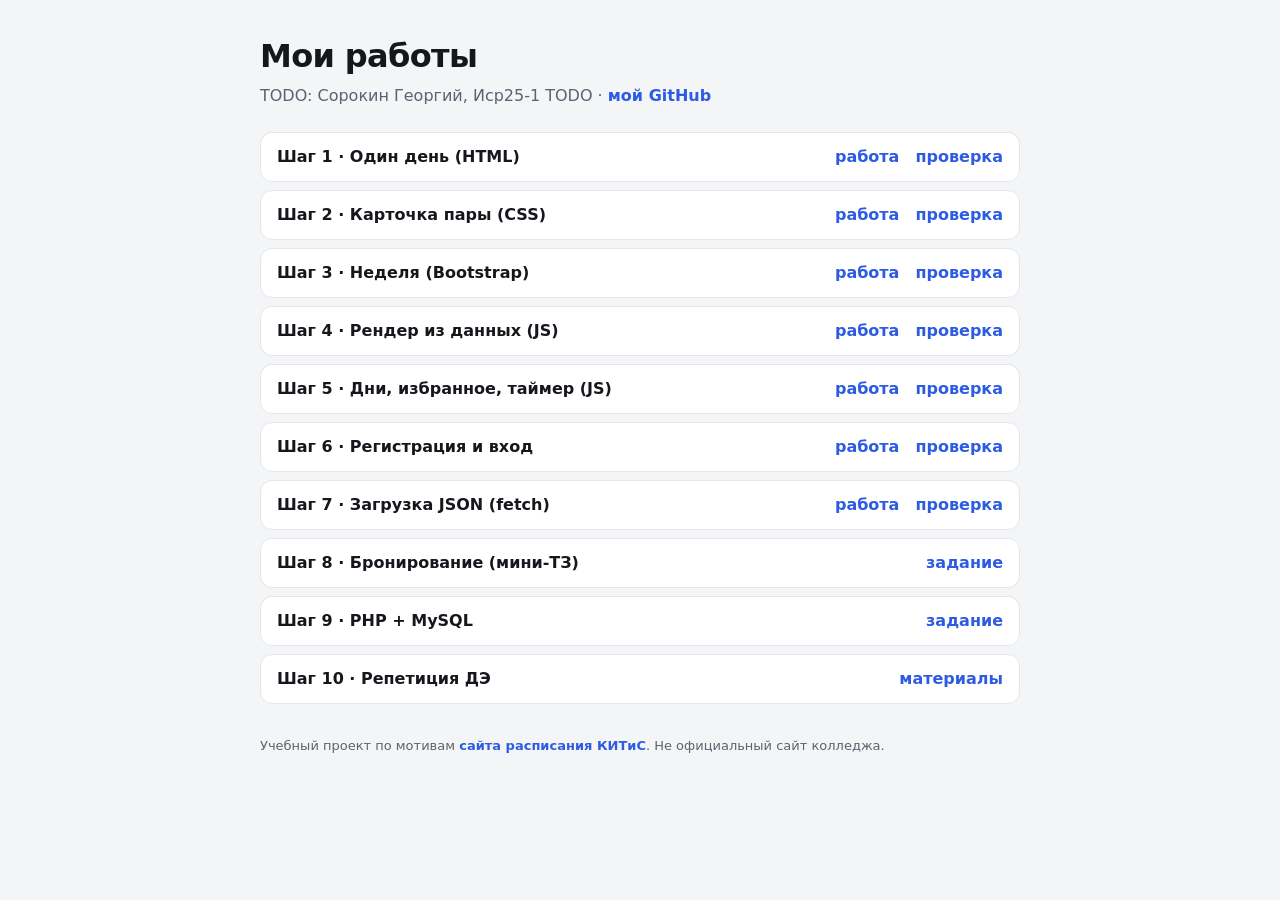
<file: index.html>
<!doctype html>
<html lang="ru">
<head>
  <meta charset="utf-8">
  <meta name="viewport" content="width=device-width, initial-scale=1">
  <!-- TODO (шаг 0): замени заголовок на «Расписание КИТиС · работы <Твоя фамилия>» -->
  <title>Мои работы · КИТиС-ДЭ</title>
  <style>
    body { margin: 0; background: #F4F5F7; color: #15171C; font: 16px/1.5 system-ui, -apple-system, 'Segoe UI', sans-serif; }
    main { max-width: 760px; margin: 0 auto; padding: 32px 16px 64px; }
    h1 { font-size: 32px; letter-spacing: -0.02em; margin: 0 0 4px; }
    .who { color: #5B6270; margin: 0 0 24px; }
    ul { list-style: none; padding: 0; display: grid; gap: 8px; }
    li { background: #fff; border: 1px solid #E3E6EB; border-radius: 12px; padding: 12px 16px; display: flex; flex-wrap: wrap; gap: 8px 16px; align-items: center; }
    li b { flex: 1 1 260px; }
    a { color: #2D5BE3; text-decoration: none; font-weight: 600; }
    a:hover { text-decoration: underline; }
    footer { color: #5B6270; font-size: 13px; margin-top: 32px; }
  </style>
</head>
<body>
<main>
  <h1>Мои работы</h1>
  <!-- TODO (шаг 0): впиши свои фамилию, имя и группу -->
  <p class="who">TODO: Сорокин Георгий, Иср25-1 TODO · <a href="https://github.com/skr1n4/OMG-shhhhhhhot-bit">мой GitHub</a></p>
  <ul>
    <li><b>Шаг 1 · Один день (HTML)</b> <a href="steps/step-01-html/index.html">работа</a> <a href="steps/step-01-html/check.html">проверка</a></li>
    <li><b>Шаг 2 · Карточка пары (CSS)</b> <a href="steps/step-02-css/index.html">работа</a> <a href="steps/step-02-css/check.html">проверка</a></li>
    <li><b>Шаг 3 · Неделя (Bootstrap)</b> <a href="steps/step-03-bootstrap/index.html">работа</a> <a href="steps/step-03-bootstrap/check.html">проверка</a></li>
    <li><b>Шаг 4 · Рендер из данных (JS)</b> <a href="steps/step-04-js-data/index.html">работа</a> <a href="steps/step-04-js-data/check.html">проверка</a></li>
    <li><b>Шаг 5 · Дни, избранное, таймер (JS)</b> <a href="steps/step-05-js-events/index.html">работа</a> <a href="steps/step-05-js-events/check.html">проверка</a></li>
    <li><b>Шаг 6 · Регистрация и вход</b> <a href="steps/step-06-forms/index.html">работа</a> <a href="steps/step-06-forms/check.html">проверка</a></li>
    <li><b>Шаг 7 · Загрузка JSON (fetch)</b> <a href="steps/step-07-fetch/index.html">работа</a> <a href="steps/step-07-fetch/check.html">проверка</a></li>
    <li><b>Шаг 8 · Бронирование (мини-ТЗ)</b> <a href="steps/step-08-mini-tz/README.md">задание</a></li>
    <li><b>Шаг 9 · PHP + MySQL</b> <a href="steps/step-09-php-mysql/README.md">задание</a></li>
    <li><b>Шаг 10 · Репетиция ДЭ</b> <a href="steps/step-10-mock-exam/README.md">материалы</a></li>
  </ul>

  <footer>Учебный проект по мотивам <a href="https://berezovskija124-ctrl.github.io/kitis/desktop.html">сайта расписания КИТиС</a>. Не официальный сайт колледжа.</footer>
</main>
</body>
</html>
</file>
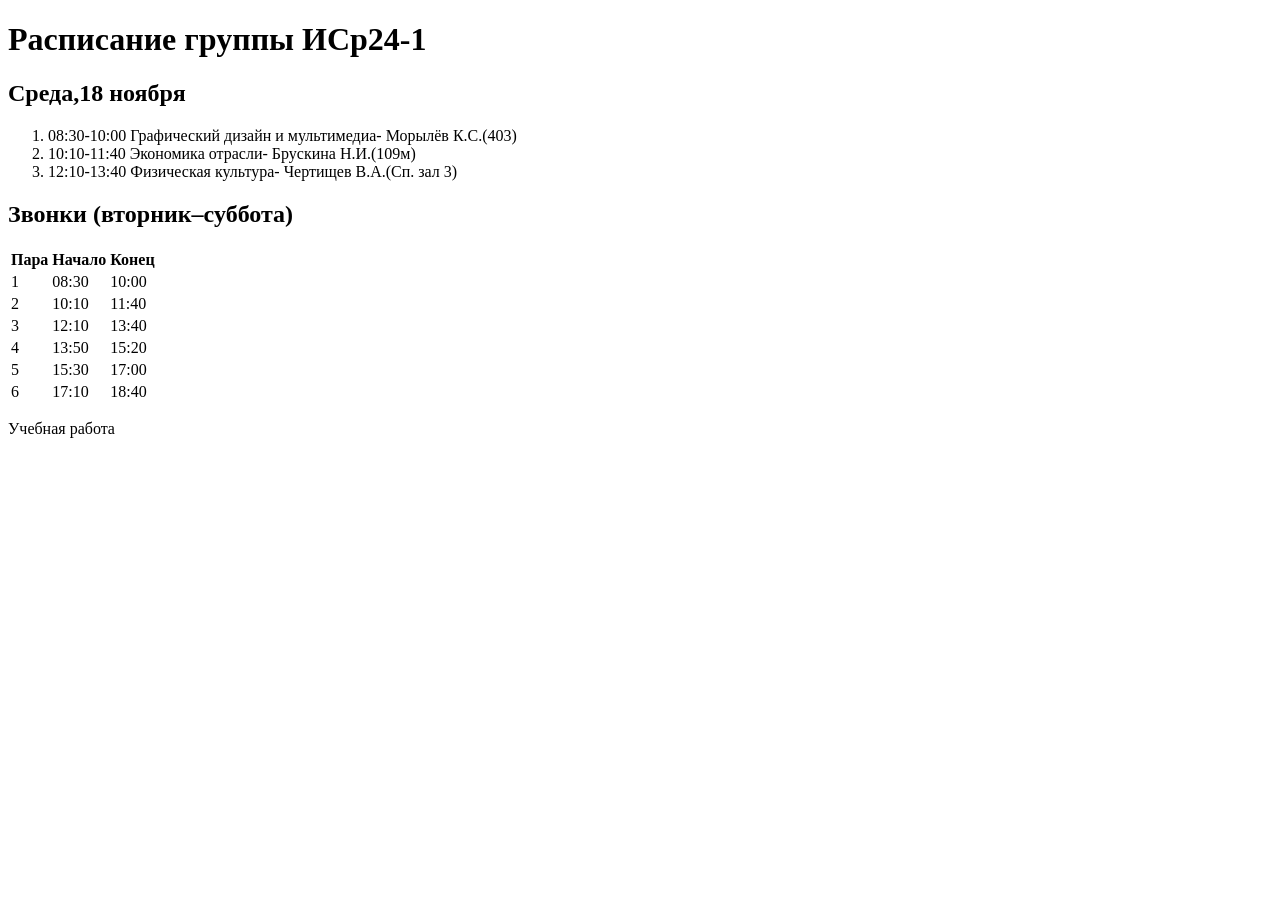
<file: steps/step-01-html/index.html>
<!doctype html>
<html lang="ru">
<head>
<meta charset="utf-8">
<meta name="viewport" content="width=device-width, initial-scale=1">
<title>TODO:Расписание</title>
</head>
<body>
  <header>
    <h1>Расписание группы ИСр24-1</h1>
  </header>
<main>
  <section>
    <h2>Среда,18 ноября</h2>
    <ol>
      <li> 
        <time>08:30</time>-<time>10:00</time> Графический дизайн и мультимедиа-
        Морылёв К.С.(403) 
      </li>
      <li>
        <time>10:10</time>-<time>11:40</time> Экономика отрасли-
        Брускина Н.И.(109м)
      </li>
      <li>
        <time>12:10</time>-<time>13:40</time> Физическая культура-
        Чертищев В.А.(Сп. зал 3)
      </li>
    </ol>
  </section>

  <section>
    <h2>Звонки (вторник–суббота)</h2>
      <table>
        <thead>
          <tr>
          <th>Пара</th>
          <th>Начало</th>
          <th>Конец</th>
        </tr>
      </thead>
        <tbody>
          <tr><td>1</td><td><time>08:30</time></td><td><time>10:00</time></td></tr>
          <tr><td>2</td><td><time>10:10</time></td><td><time>11:40</time></td></tr>
          <tr><td>3</td><td><time>12:10</time></td><td><time>13:40</time></td></tr>
          <tr><td>4</td><td><time>13:50</time></td><td><time>15:20</time></td></tr>
          <tr><td>5</td><td><time>15:30</time></td><td><time>17:00</time></td></tr>
          <tr><td>6</td><td><time>17:10</time></td><td><time>18:40</time></td></tr>
        </tbody>
      </table>
  </section>
  
  </main>

<footer>
  <p>Учебная работа</p>
</footer>

</body>
</html>
</file>
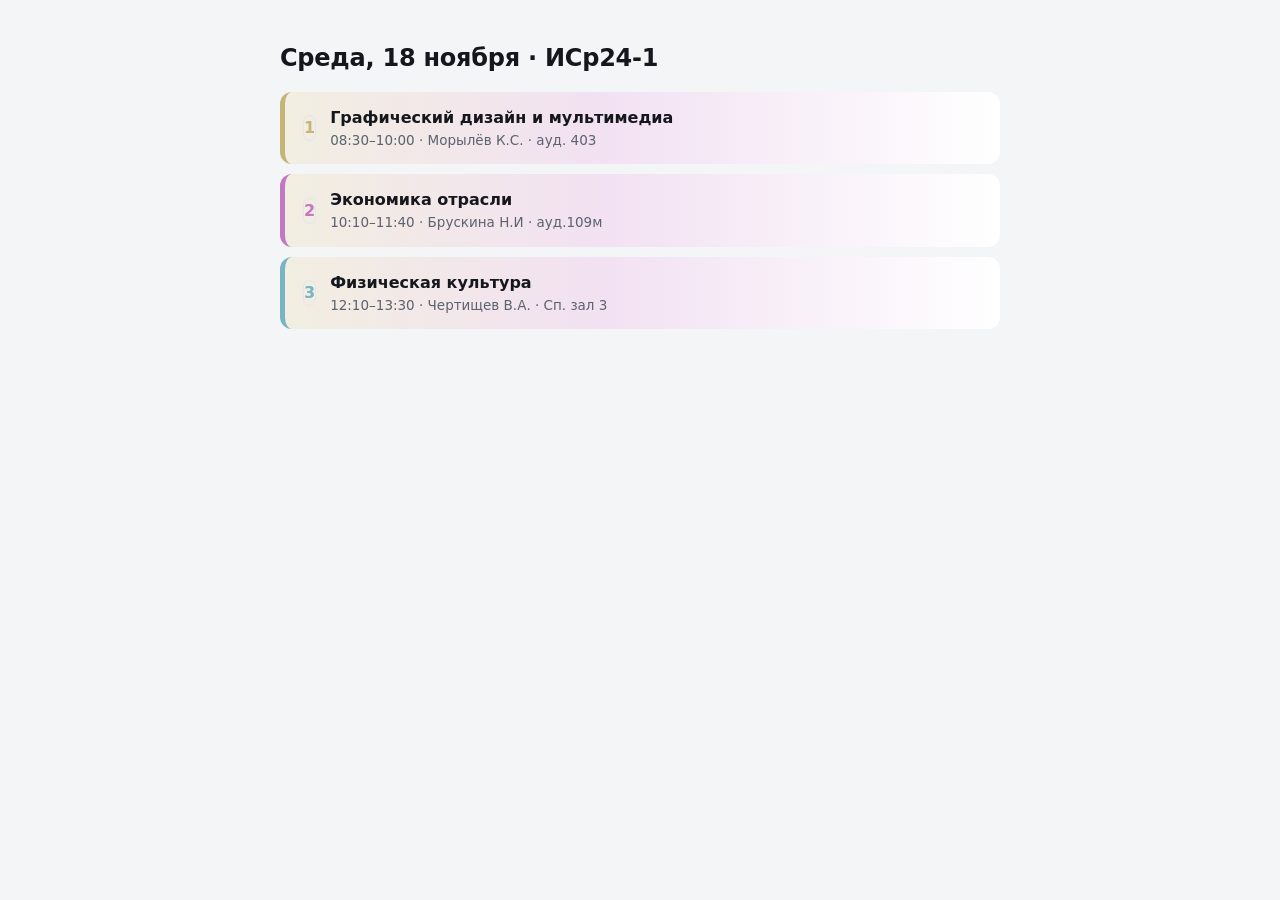
<file: steps/step-02-css/index.html>
<!doctype html>
<html lang="ru">
<head>
<meta charset="utf-8">
<meta name="viewport" content="width=device-width, initial-scale=1">
<title>Шаг 2 · Карточка пары</title>
<link rel="stylesheet" href="style.css">
</head>
<body>
<main>
<h1>Среда, 18 ноября · ИСр24-1</h1>

<div class="lessons">
 <div class="lesson-card" style="--subject-color:#c4b478">
    <span class="lesson-num">1</span>
    <div class="lesson-body">
      <div class="lesson-subject">Графический дизайн и мультимедиа</div>
      <div class="lesson-meta">08:30–10:00 · Морылёв К.С. · ауд. 403</div>
      </div>
    </div>
 <div class="lesson-card" style="--subject-color:#c478c2">
    <span class="lesson-num">2</span>
    <div class="lesson-body">
      <div class="lesson-subject">Экономика отрасли</div>
      <div class="lesson-meta">10:10–11:40 · Брускина Н.И · ауд.109м</div>
      </div>
    </div>
 <div class="lesson-card" style="--subject-color:#78b5c4">
    <span class="lesson-num">3</span>
    <div class="lesson-body">
      <div class="lesson-subject">Физическая культура</div>
      <div class="lesson-meta">12:10–13:30 · Чертищев В.А. · Сп. зал 3</div>
    </div>
    </div>
  </div>


</main>
</body>
</html>
</file>
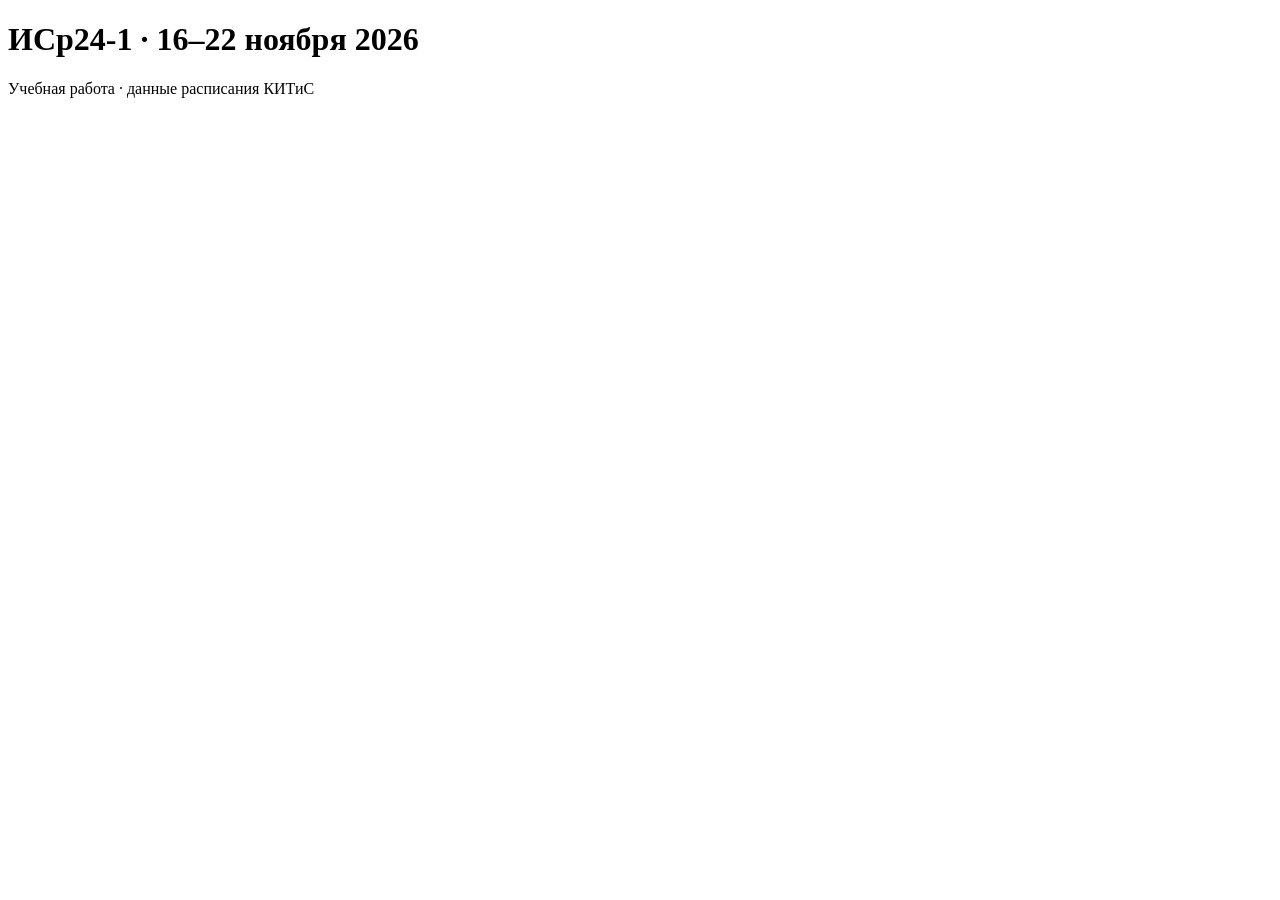
<file: steps/step-03-bootstrap/index.html>
<!doctype html>
<html lang="ru">
<head>
<meta charset="utf-8">
<meta name="viewport" content="width=device-width, initial-scale=1">
<title>Шаг 3 · Неделя на Bootstrap</title>
<!-- TODO 1: скачай bootstrap.min.css в vendor/ и подключи ЛОКАЛЬНО:
<link rel="stylesheet" href="vendor/bootstrap.min.css"> -->
<!-- TODO 2: скопируй свой style.css из шага 2 и подключи ПОСЛЕ bootstrap:
<link rel="stylesheet" href="style.css"> -->
</head>
<body>

<!-- TODO 3: шапка
<nav class="navbar navbar-dark bg-dark">
  <div class="container-fluid">
    <span class="navbar-brand">КИТиС · Расписание</span>
  </div>
</nav> -->

<!-- TODO 4: навигация дней (пока статичные ссылки)
<ul class="nav nav-pills">
  <li class="nav-item"><a class="nav-link active" href="#">Пн</a></li>
  … Вт–Сб …
</ul> -->

<main class="container">
  <h1 class="my-3">ИСр24-1 · 16–22 ноября 2026</h1>

  <!-- TODO 5: сетка недели
  <div class="row g-3">
    <div class="col-12 col-md-6 col-xl-4 day-card">
      <h2>Понедельник, 16 ноября</h2>
      …карточки .lesson-card из шага 2 (Пн: «К» + 2 пары графдизайна)…
    </div>
    …ещё 5 колонок Вт–Сб, данные — таблица в README…
  </div> -->

  <!-- TODO 6: таблица звонков
  <table class="table">
    <thead><tr><th>Пара</th><th>Начало</th><th>Конец</th></tr></thead>
    <tbody>…6 строк…</tbody>
  </table> -->
</main>

<footer class="container py-4">
  <p class="text-secondary">Учебная работа · данные расписания КИТиС</p>
</footer>

</body>
</html>
</file>
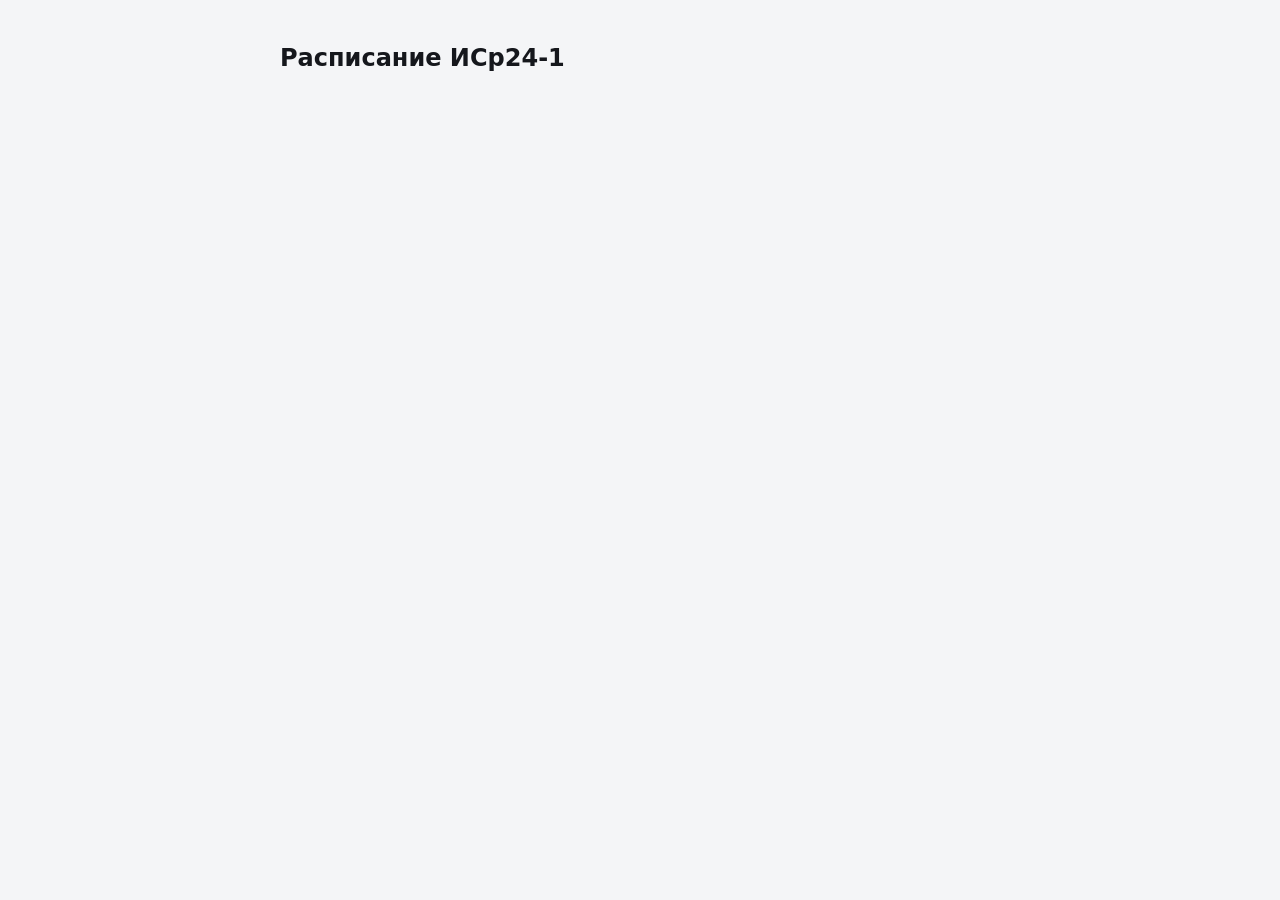
<file: steps/step-04-js-data/index.html>
<!doctype html>
<html lang="ru">
<head>
<meta charset="utf-8">
<meta name="viewport" content="width=device-width, initial-scale=1">
<title>Шаг 4 · Рендер дня из данных</title>
<link rel="stylesheet" href="style.css">
<!-- Данные: после подключения доступен глобальный объект SCHEDULE -->
<script src="../../data/schedule.js"></script>
</head>
<body>
<main>
<h1>Расписание ИСр24-1</h1>
<!-- Сюда renderDay() рисует день -->
<div id="app"></div>
</main>
<!-- Обычный скрипт, НЕ type="module": renderDay должна быть глобальной -->
<script src="script.js"></script>
</body>
</html>
</file>
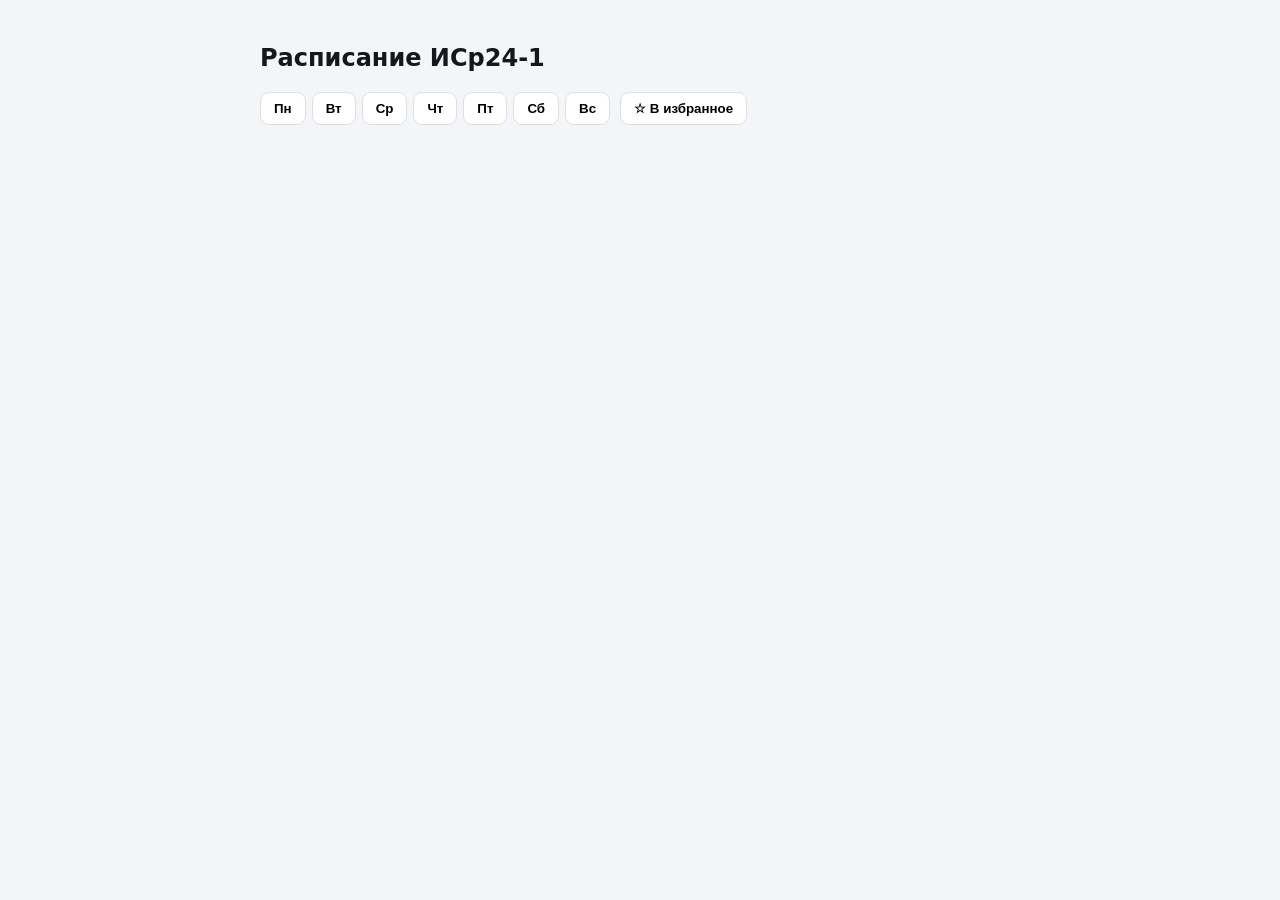
<file: steps/step-05-js-events/index.html>
<!doctype html>
<html lang="ru">
<head>
<meta charset="utf-8">
<meta name="viewport" content="width=device-width, initial-scale=1">
<title>Шаг 5 · Дни, избранное, таймер</title>
<link rel="stylesheet" href="style.css">
<script src="../../data/schedule.js"></script>
</head>
<body>
<main>
<h1>Расписание ИСр24-1</h1>

<div class="toolbar">
  <div class="days">
    <button class="day-btn" data-day="0">Пн</button>
    <button class="day-btn" data-day="1">Вт</button>
    <button class="day-btn" data-day="2">Ср</button>
    <button class="day-btn" data-day="3">Чт</button>
    <button class="day-btn" data-day="4">Пт</button>
    <button class="day-btn" data-day="5">Сб</button>
    <button class="day-btn" data-day="6">Вс</button>
  </div>
  <button id="fav-btn" aria-pressed="false">☆ В избранное</button>
  <span id="timer"></span>
</div>

<div id="app"></div>
</main>
<script src="script.js"></script>
</body>
</html>
</file>
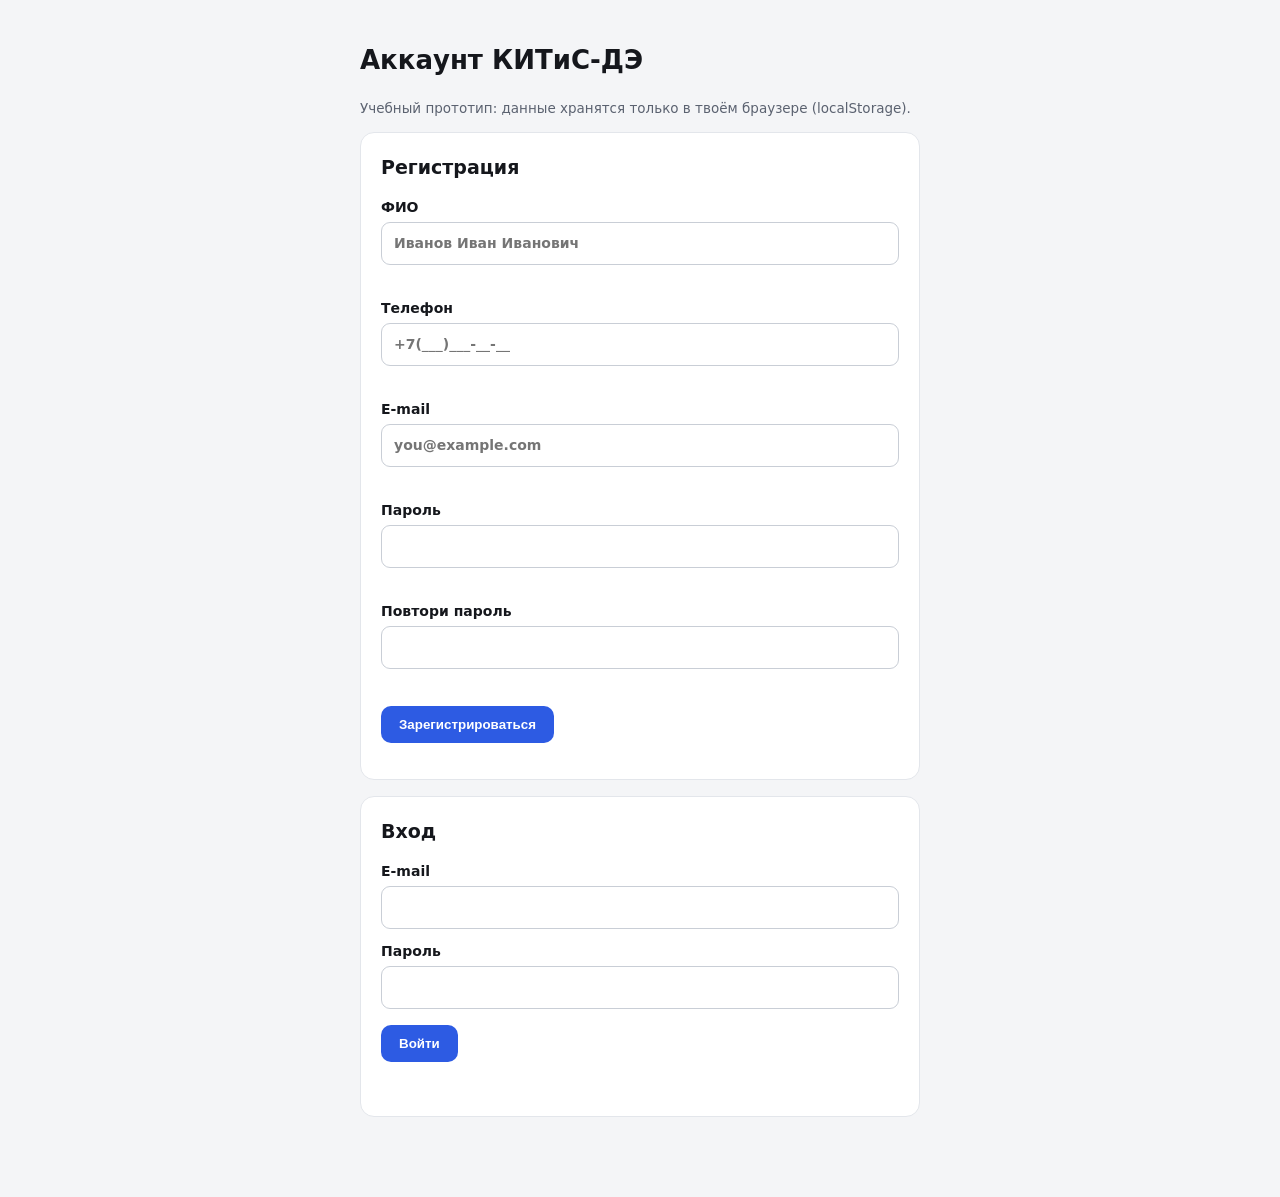
<file: steps/step-06-forms/index.html>
<!doctype html>
<html lang="ru">
<head>
<meta charset="utf-8">
<meta name="viewport" content="width=device-width, initial-scale=1">
<title>Шаг 6 · Регистрация и вход</title>
<link rel="stylesheet" href="style.css">
</head>
<body>
<main>
<h1>Аккаунт КИТиС-ДЭ</h1>
<p class="note">Учебный прототип: данные хранятся только в твоём браузере (localStorage).</p>

<section>
<h2>Регистрация</h2>
<form id="reg-form" novalidate>
  <label>ФИО
    <input id="fio" name="fio" type="text" placeholder="Иванов Иван Иванович" autocomplete="name">
  </label>
  <span class="field-error" data-error-for="fio"></span>

  <label>Телефон
    <input id="phone" name="phone" type="tel" placeholder="+7(___)___-__-__" autocomplete="tel">
  </label>
  <span class="field-error" data-error-for="phone"></span>

  <label>E-mail
    <input id="email" name="email" type="email" placeholder="you@example.com" autocomplete="email">
  </label>
  <span class="field-error" data-error-for="email"></span>

  <label>Пароль
    <input id="password" name="password" type="password" autocomplete="new-password">
  </label>
  <span class="field-error" data-error-for="password"></span>

  <label>Повтори пароль
    <input id="password2" name="password2" type="password" autocomplete="new-password">
  </label>
  <span class="field-error" data-error-for="password2"></span>

  <button type="submit">Зарегистрироваться</button>
  <p id="reg-success" class="success"></p>
</form>
</section>

<section>
<h2>Вход</h2>
<form id="login-form" novalidate>
  <label>E-mail
    <input id="login-email" type="email" autocomplete="email">
  </label>
  <label>Пароль
    <input id="login-password" type="password" autocomplete="current-password">
  </label>
  <button type="submit">Войти</button>
  <p id="login-error" class="field-error"></p>
</form>
</section>
</main>
<script src="script.js"></script>
</body>
</html>
</file>
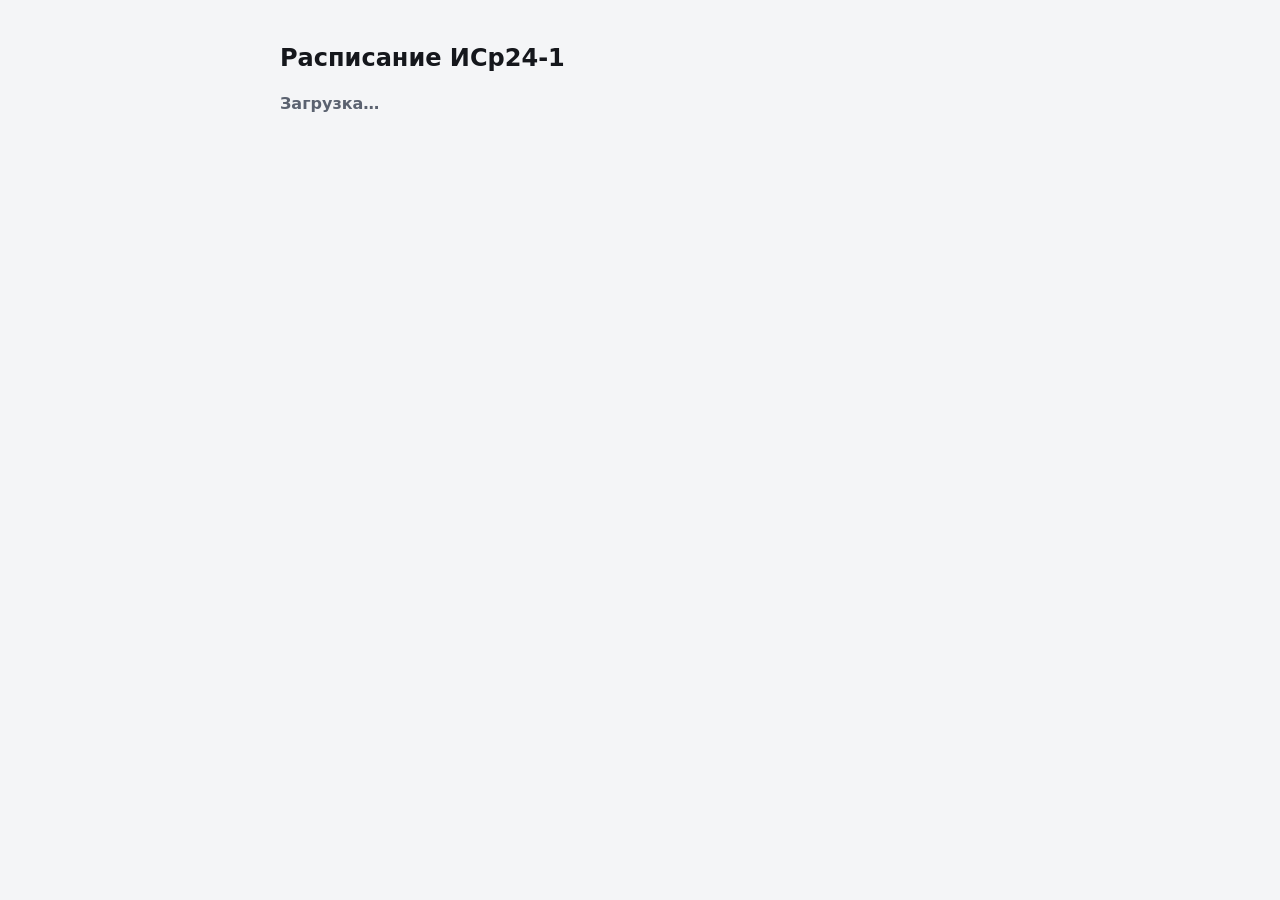
<file: steps/step-07-fetch/index.html>
<!doctype html>
<html lang="ru">
<head>
<meta charset="utf-8">
<meta name="viewport" content="width=device-width, initial-scale=1">
<title>Шаг 7 · Загрузка JSON</title>
<link rel="stylesheet" href="style.css">
</head>
<body>
<main>
<h1>Расписание ИСр24-1</h1>
<p id="status">Загрузка…</p>
<button id="retry" hidden>Повторить</button>
<div id="app"></div>
</main>
<script src="script.js"></script>
</body>
</html>
</file>
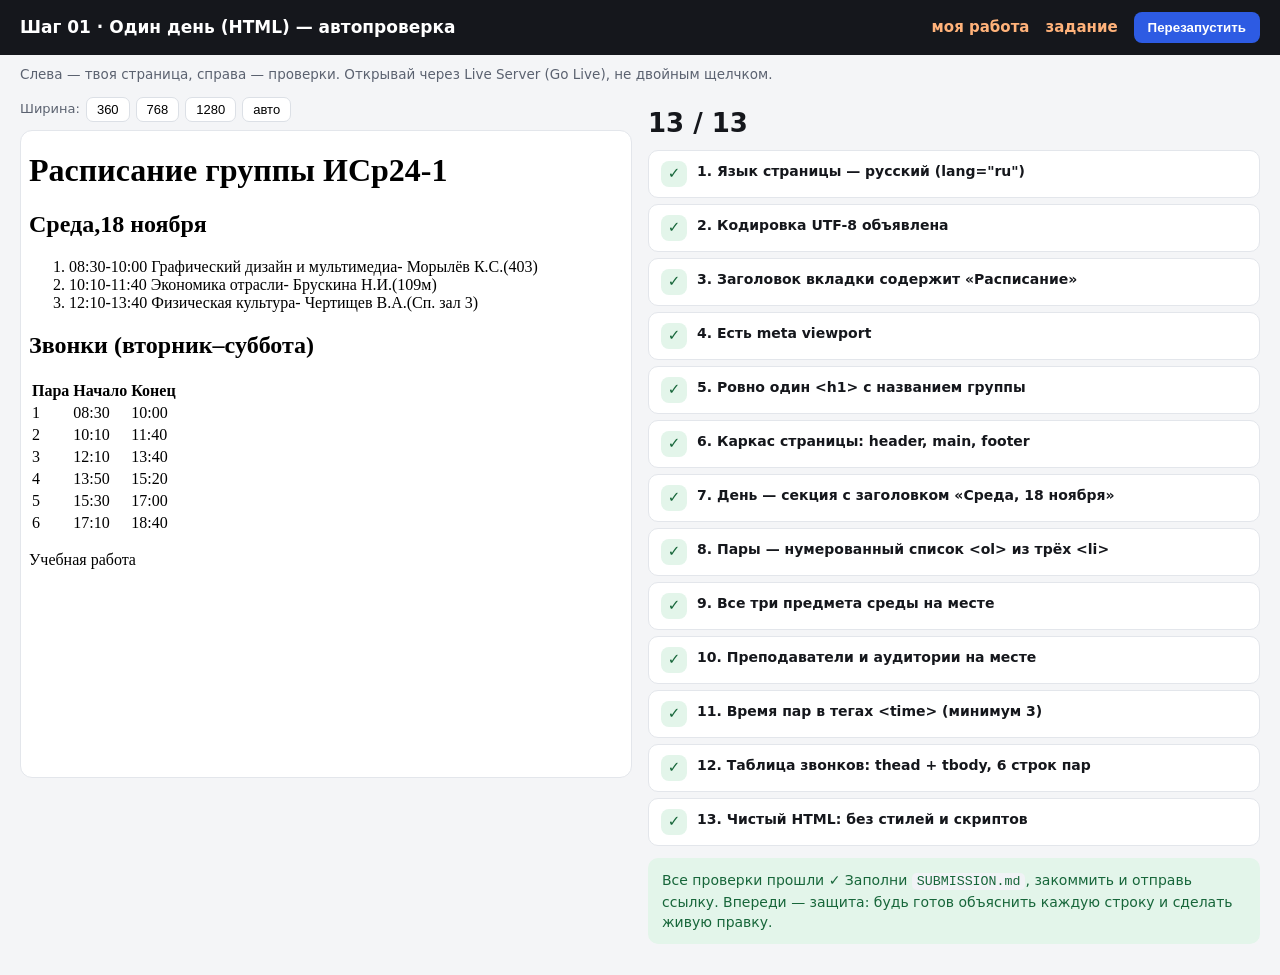
<file: steps/step-01-html/check.html>
<!doctype html>
<html lang="ru">
<head>
<meta charset="utf-8">
<meta name="viewport" content="width=device-width, initial-scale=1">
<title>Проверка · Шаг 01 · HTML</title>
<link rel="stylesheet" href="../../tools/checker.css">
</head>
<body>
<header class="top">
<h1>Шаг 01 · Один день (HTML) — автопроверка</h1>
<a href="index.html">моя работа</a>
<a href="README.md">задание</a>
<button onclick="location.reload()">Перезапустить</button>
</header>
<p class="lead">Слева — твоя страница, справа — проверки. Открывай через Live Server (Go Live), не двойным щелчком.</p>
<main class="wrap">
<section class="pane">
<div class="sizes">Ширина:
<button data-w="360">360</button><button data-w="768">768</button><button data-w="1280">1280</button><button data-w="">авто</button>
</div>
<iframe id="frame" title="Твоя работа"></iframe>
</section>
<aside class="pane">
<div id="summary" class="summary">…</div>
<ol id="checks"></ol>
<div id="verdict" class="verdict"></div>
</aside>
</main>
<script src="../../tools/checker.js"></script>
<script src="checks.js"></script>
<script>
document.querySelectorAll('.sizes button').forEach(function (b) {
  b.addEventListener('click', function () {
    document.getElementById('frame').style.width = b.dataset.w ? b.dataset.w + 'px' : '';
  });
});
</script>
</body>
</html>
</file>
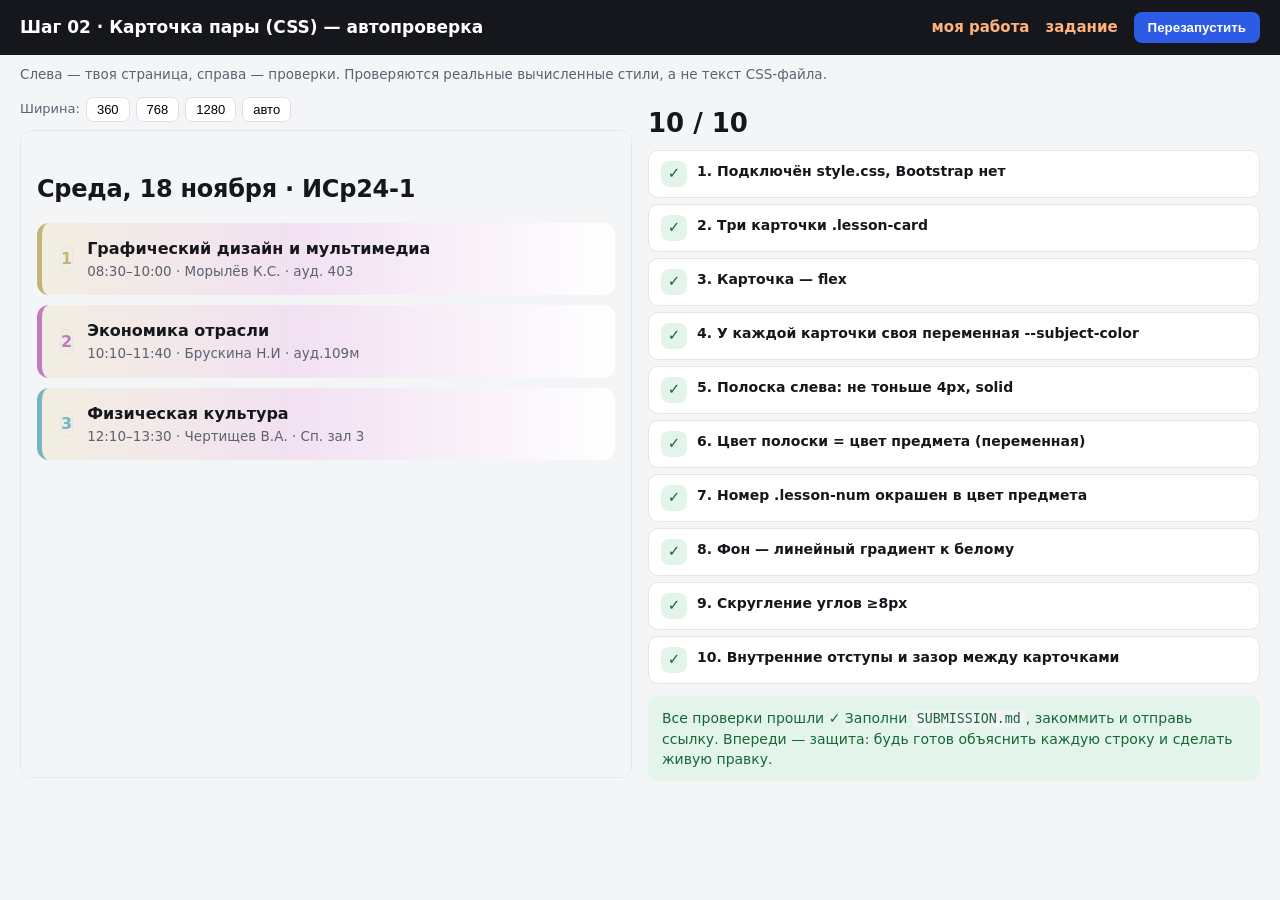
<file: steps/step-02-css/check.html>
<!doctype html>
<html lang="ru">
<head>
<meta charset="utf-8">
<meta name="viewport" content="width=device-width, initial-scale=1">
<title>Проверка · Шаг 02 · CSS</title>
<link rel="stylesheet" href="../../tools/checker.css">
</head>
<body>
<header class="top">
<h1>Шаг 02 · Карточка пары (CSS) — автопроверка</h1>
<a href="index.html">моя работа</a>
<a href="README.md">задание</a>
<button onclick="location.reload()">Перезапустить</button>
</header>
<p class="lead">Слева — твоя страница, справа — проверки. Проверяются реальные вычисленные стили, а не текст CSS-файла.</p>
<main class="wrap">
<section class="pane">
<div class="sizes">Ширина:
<button data-w="360">360</button><button data-w="768">768</button><button data-w="1280">1280</button><button data-w="">авто</button>
</div>
<iframe id="frame" title="Твоя работа"></iframe>
</section>
<aside class="pane">
<div id="summary" class="summary">…</div>
<ol id="checks"></ol>
<div id="verdict" class="verdict"></div>
</aside>
</main>
<script src="../../tools/checker.js"></script>
<script src="checks.js"></script>
<script>
document.querySelectorAll('.sizes button').forEach(function (b) {
  b.addEventListener('click', function () {
    document.getElementById('frame').style.width = b.dataset.w ? b.dataset.w + 'px' : '';
  });
});
</script>
</body>
</html>
</file>
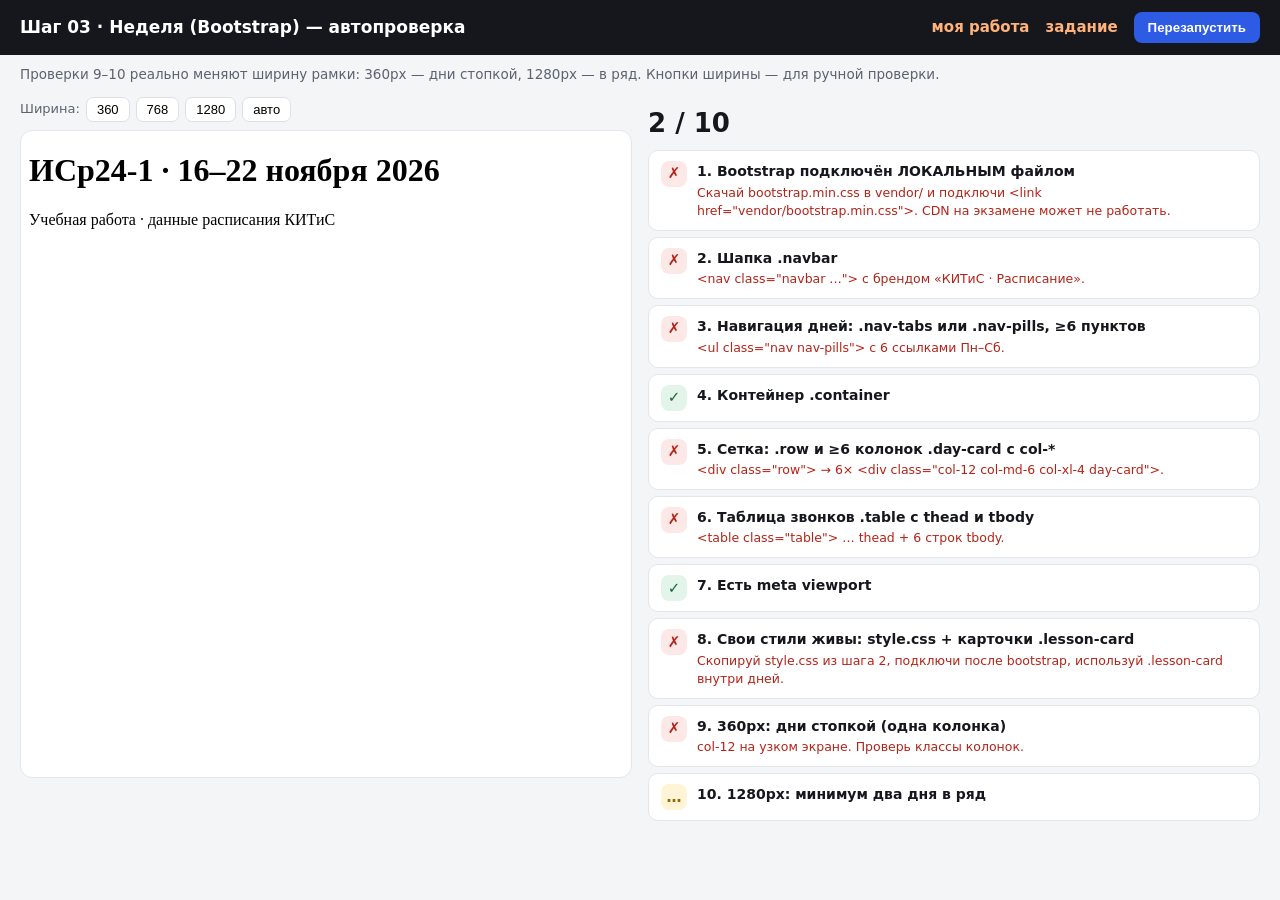
<file: steps/step-03-bootstrap/check.html>
<!doctype html>
<html lang="ru">
<head>
<meta charset="utf-8">
<meta name="viewport" content="width=device-width, initial-scale=1">
<title>Проверка · Шаг 03 · Bootstrap</title>
<link rel="stylesheet" href="../../tools/checker.css">
</head>
<body>
<header class="top">
<h1>Шаг 03 · Неделя (Bootstrap) — автопроверка</h1>
<a href="index.html">моя работа</a>
<a href="README.md">задание</a>
<button onclick="location.reload()">Перезапустить</button>
</header>
<p class="lead">Проверки 9–10 реально меняют ширину рамки: 360px — дни стопкой, 1280px — в ряд. Кнопки ширины — для ручной проверки.</p>
<main class="wrap">
<section class="pane">
<div class="sizes">Ширина:
<button data-w="360">360</button><button data-w="768">768</button><button data-w="1280">1280</button><button data-w="">авто</button>
</div>
<iframe id="frame" title="Твоя работа"></iframe>
</section>
<aside class="pane">
<div id="summary" class="summary">…</div>
<ol id="checks"></ol>
<div id="verdict" class="verdict"></div>
</aside>
</main>
<script src="../../tools/checker.js"></script>
<script src="checks.js"></script>
<script>
document.querySelectorAll('.sizes button').forEach(function (b) {
  b.addEventListener('click', function () {
    document.getElementById('frame').style.width = b.dataset.w ? b.dataset.w + 'px' : '';
  });
});
</script>
</body>
</html>
</file>
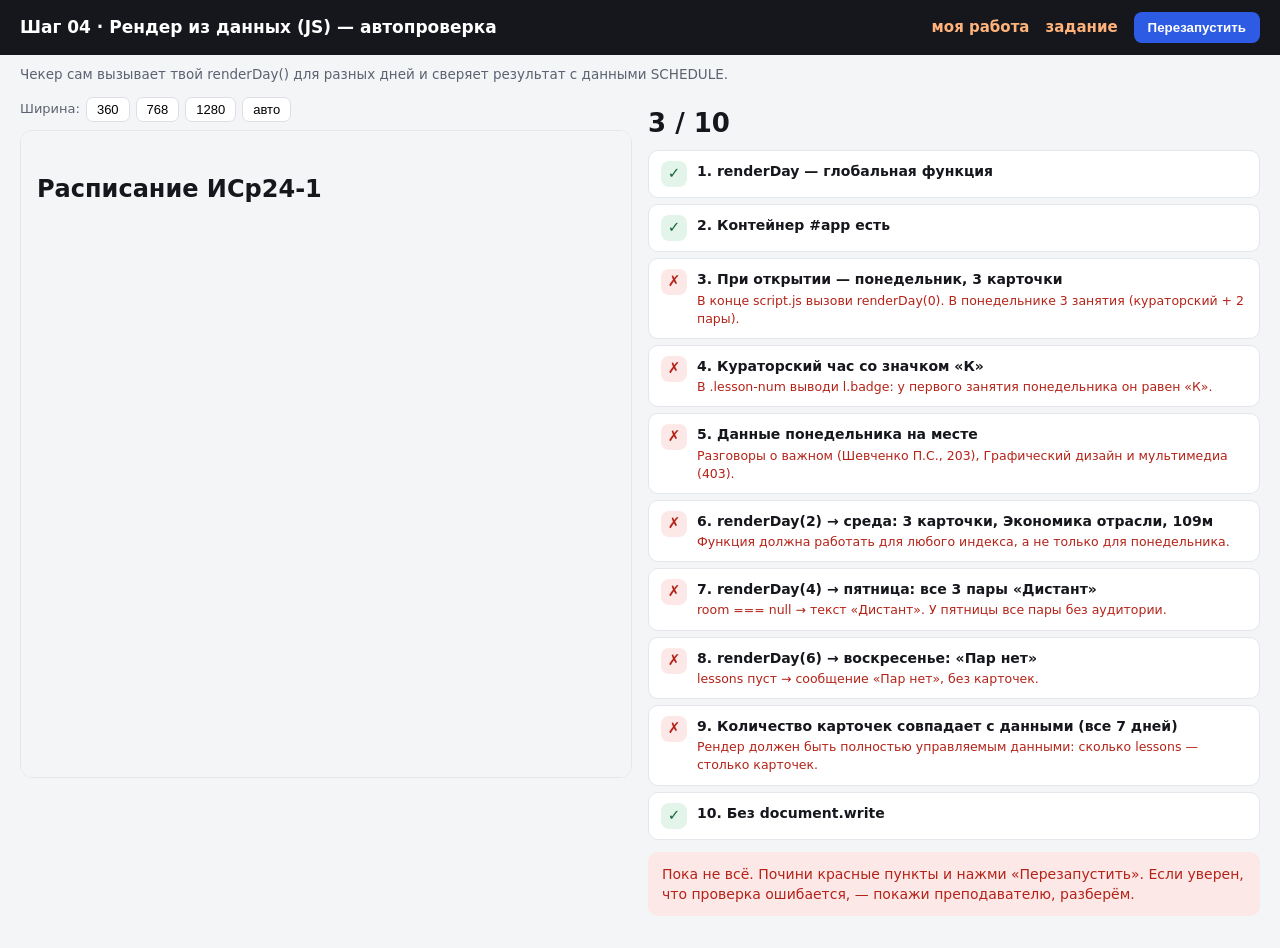
<file: steps/step-04-js-data/check.html>
<!doctype html>
<html lang="ru">
<head>
<meta charset="utf-8">
<meta name="viewport" content="width=device-width, initial-scale=1">
<title>Проверка · Шаг 04 · JS-данные</title>
<link rel="stylesheet" href="../../tools/checker.css">
</head>
<body>
<header class="top">
<h1>Шаг 04 · Рендер из данных (JS) — автопроверка</h1>
<a href="index.html">моя работа</a>
<a href="README.md">задание</a>
<button onclick="location.reload()">Перезапустить</button>
</header>
<p class="lead">Чекер сам вызывает твой renderDay() для разных дней и сверяет результат с данными SCHEDULE.</p>
<main class="wrap">
<section class="pane">
<div class="sizes">Ширина:
<button data-w="360">360</button><button data-w="768">768</button><button data-w="1280">1280</button><button data-w="">авто</button>
</div>
<iframe id="frame" title="Твоя работа"></iframe>
</section>
<aside class="pane">
<div id="summary" class="summary">…</div>
<ol id="checks"></ol>
<div id="verdict" class="verdict"></div>
</aside>
</main>
<script src="../../tools/checker.js"></script>
<!-- Те же данные, что у студента: чекер сверяет с ними -->
<script src="../../data/schedule.js"></script>
<script src="checks.js"></script>
<script>
document.querySelectorAll('.sizes button').forEach(function (b) {
  b.addEventListener('click', function () {
    document.getElementById('frame').style.width = b.dataset.w ? b.dataset.w + 'px' : '';
  });
});
</script>
</body>
</html>
</file>
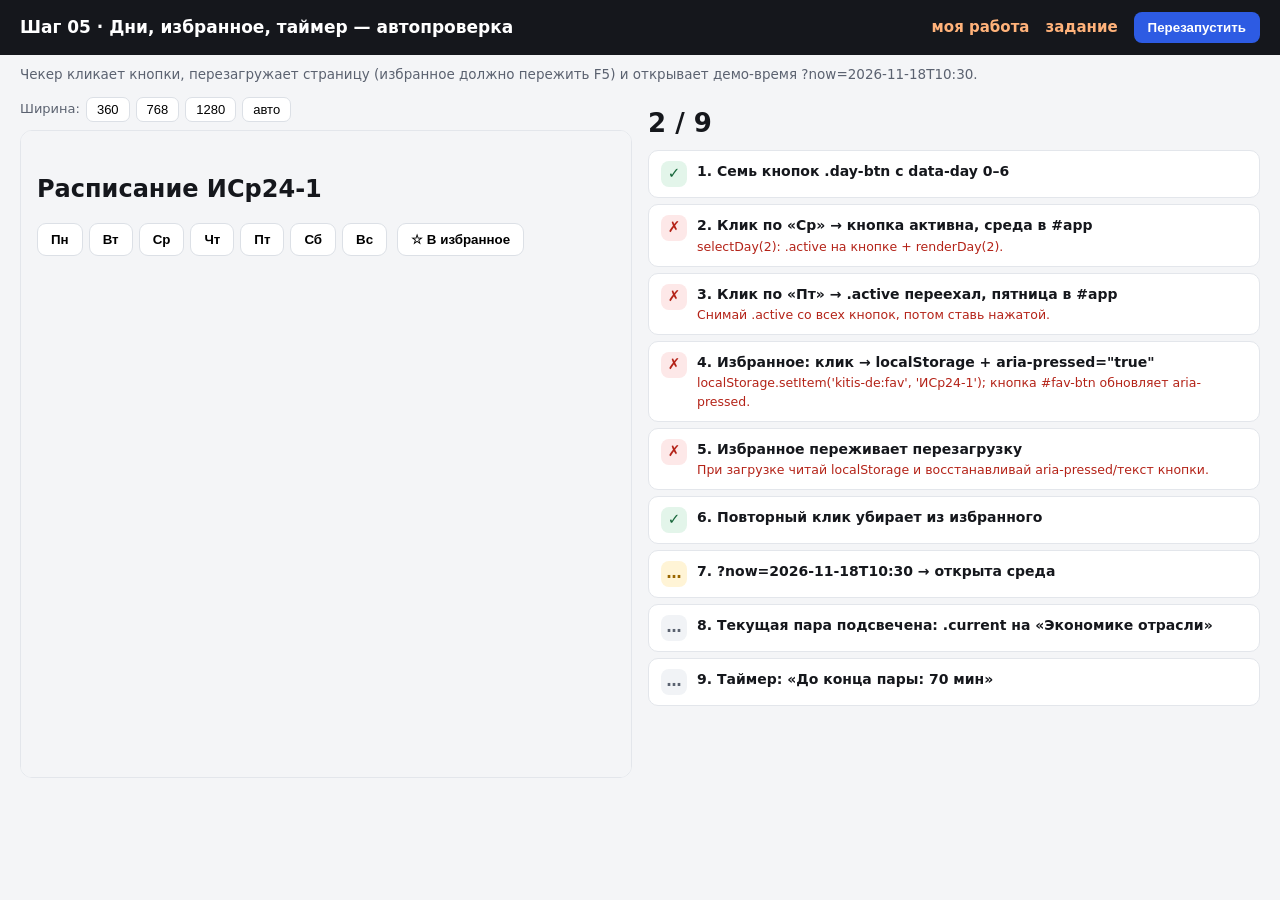
<file: steps/step-05-js-events/check.html>
<!doctype html>
<html lang="ru">
<head>
<meta charset="utf-8">
<meta name="viewport" content="width=device-width, initial-scale=1">
<title>Проверка · Шаг 05 · JS-события</title>
<link rel="stylesheet" href="../../tools/checker.css">
</head>
<body>
<header class="top">
<h1>Шаг 05 · Дни, избранное, таймер — автопроверка</h1>
<a href="index.html">моя работа</a>
<a href="README.md">задание</a>
<button onclick="location.reload()">Перезапустить</button>
</header>
<p class="lead">Чекер кликает кнопки, перезагружает страницу (избранное должно пережить F5) и открывает демо-время ?now=2026-11-18T10:30.</p>
<main class="wrap">
<section class="pane">
<div class="sizes">Ширина:
<button data-w="360">360</button><button data-w="768">768</button><button data-w="1280">1280</button><button data-w="">авто</button>
</div>
<iframe id="frame" title="Твоя работа"></iframe>
</section>
<aside class="pane">
<div id="summary" class="summary">…</div>
<ol id="checks"></ol>
<div id="verdict" class="verdict"></div>
</aside>
</main>
<script src="../../tools/checker.js"></script>
<script src="../../data/schedule.js"></script>
<script src="checks.js"></script>
<script>
document.querySelectorAll('.sizes button').forEach(function (b) {
  b.addEventListener('click', function () {
    document.getElementById('frame').style.width = b.dataset.w ? b.dataset.w + 'px' : '';
  });
});
</script>
</body>
</html>
</file>
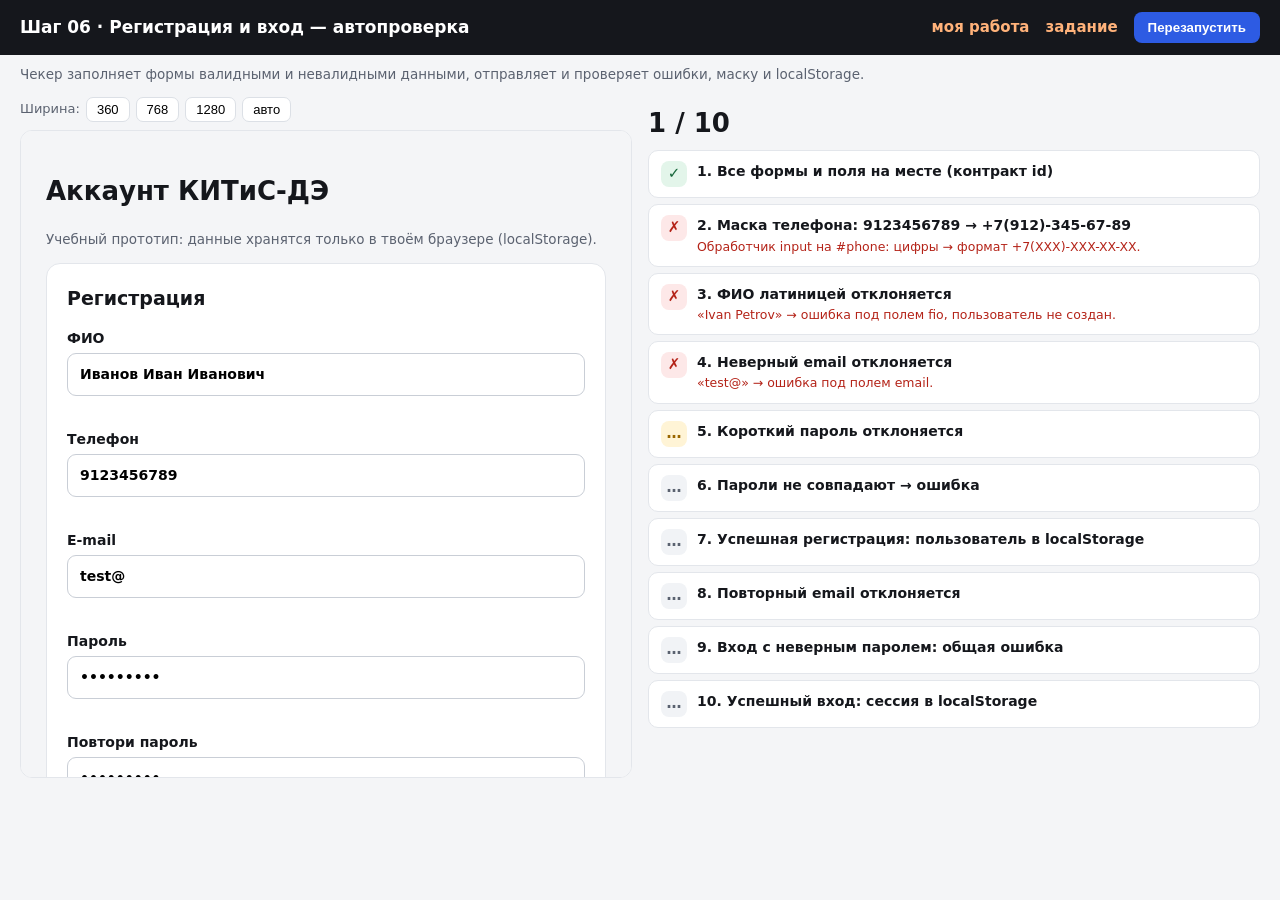
<file: steps/step-06-forms/check.html>
<!doctype html>
<html lang="ru">
<head>
<meta charset="utf-8">
<meta name="viewport" content="width=device-width, initial-scale=1">
<title>Проверка · Шаг 06 · Формы</title>
<link rel="stylesheet" href="../../tools/checker.css">
</head>
<body>
<header class="top">
<h1>Шаг 06 · Регистрация и вход — автопроверка</h1>
<a href="index.html">моя работа</a>
<a href="README.md">задание</a>
<button onclick="location.reload()">Перезапустить</button>
</header>
<p class="lead">Чекер заполняет формы валидными и невалидными данными, отправляет и проверяет ошибки, маску и localStorage.</p>
<main class="wrap">
<section class="pane">
<div class="sizes">Ширина:
<button data-w="360">360</button><button data-w="768">768</button><button data-w="1280">1280</button><button data-w="">авто</button>
</div>
<iframe id="frame" title="Твоя работа"></iframe>
</section>
<aside class="pane">
<div id="summary" class="summary">…</div>
<ol id="checks"></ol>
<div id="verdict" class="verdict"></div>
</aside>
</main>
<script src="../../tools/checker.js"></script>
<script src="checks.js"></script>
<script>
document.querySelectorAll('.sizes button').forEach(function (b) {
  b.addEventListener('click', function () {
    document.getElementById('frame').style.width = b.dataset.w ? b.dataset.w + 'px' : '';
  });
});
</script>
</body>
</html>
</file>
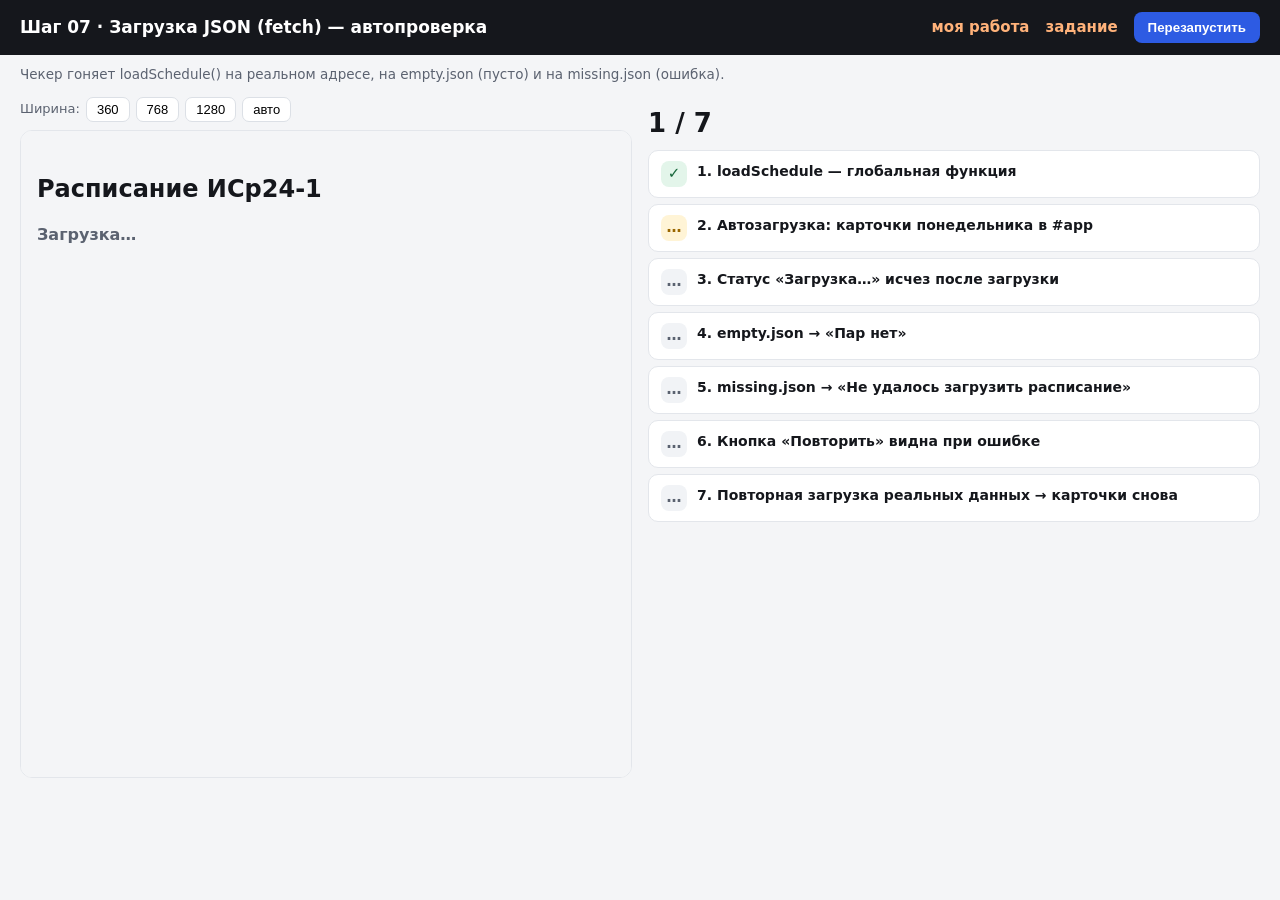
<file: steps/step-07-fetch/check.html>
<!doctype html>
<html lang="ru">
<head>
<meta charset="utf-8">
<meta name="viewport" content="width=device-width, initial-scale=1">
<title>Проверка · Шаг 07 · fetch</title>
<link rel="stylesheet" href="../../tools/checker.css">
</head>
<body>
<header class="top">
<h1>Шаг 07 · Загрузка JSON (fetch) — автопроверка</h1>
<a href="index.html">моя работа</a>
<a href="README.md">задание</a>
<button onclick="location.reload()">Перезапустить</button>
</header>
<p class="lead">Чекер гоняет loadSchedule() на реальном адресе, на empty.json (пусто) и на missing.json (ошибка).</p>
<main class="wrap">
<section class="pane">
<div class="sizes">Ширина:
<button data-w="360">360</button><button data-w="768">768</button><button data-w="1280">1280</button><button data-w="">авто</button>
</div>
<iframe id="frame" title="Твоя работа"></iframe>
</section>
<aside class="pane">
<div id="summary" class="summary">…</div>
<ol id="checks"></ol>
<div id="verdict" class="verdict"></div>
</aside>
</main>
<script src="../../tools/checker.js"></script>
<script src="checks.js"></script>
<script>
document.querySelectorAll('.sizes button').forEach(function (b) {
  b.addEventListener('click', function () {
    document.getElementById('frame').style.width = b.dataset.w ? b.dataset.w + 'px' : '';
  });
});
</script>
</body>
</html>
</file>
<file: steps/step-02-css/style.css>
/* Шаг 02 · карточка пары. Спецификация и цвета — в README.md. */

body { margin: 0; background: #F4F5F7; color: #15171C; font: 16px/1.5 system-ui, -apple-system, 'Segoe UI', sans-serif; }
main { max-width: 720px; margin: 0 auto; padding: 24px 16px; }
h1 { font-size: 24px; letter-spacing: -0.01em; }

.lessons {
  display: flex;
  flex-direction: column;
  gap:10px;
}
.lesson-card {
   display: flex; align-items: center; gap: 14px;
   border-left: 5px solid var(--subject-color);
   border-radius: 12px; padding: 14px 18px;
   background: linear-gradient(90deg,#f2eee1 0%,#f2e1f2 45%, #ffffff 100%)
}
.lesson-num {
  top:40px;
  bottom:40px;
  border-radius: 10px;
  border: 1px solid #E3E6EB;
  color:var(--subject-color);
  font-weight: 700;
}
.lesson-subject { font-weight: 600; }
.lesson-meta { color: #5B6270; font-size: 13.5px; }
</file>
<file: steps/step-04-js-data/style.css>
/* Шаг 04 · базовые стили готовы — фокус на JS.
 * Бонус: перенеси сюда свои стили карточки из шага 2 и раскрась через l.color. */
body { margin: 0; background: #F4F5F7; color: #15171C; font: 16px/1.5 system-ui, -apple-system, 'Segoe UI', sans-serif; }
main { max-width: 720px; margin: 0 auto; padding: 24px 16px; }
h1 { font-size: 24px; }
#app { display: flex; flex-direction: column; gap: 10px; }
.day-title { font-size: 20px; font-weight: 700; margin: 8px 0; }
.lesson-card { display: flex; align-items: center; gap: 14px; background: #fff; border: 1px solid #E3E6EB; border-left: 5px solid #C9CED6; border-radius: 12px; padding: 14px 18px; }
.lesson-num { flex: none; width: 40px; height: 40px; border-radius: 10px; display: flex; align-items: center; justify-content: center; font-weight: 700; background: #F1F3F6; }
.lesson-subject { font-weight: 600; }
.lesson-meta { color: #5B6270; font-size: 13.5px; }
.empty { color: #5B6270; padding: 16px; }
</file>
<file: steps/step-05-js-events/style.css>
/* Шаг 05 · стили готовы — фокус на JS. Стили карточки можно перенести из шага 2/4. */
body { margin: 0; background: #F4F5F7; color: #15171C; font: 16px/1.5 system-ui, -apple-system, 'Segoe UI', sans-serif; }
main { max-width: 760px; margin: 0 auto; padding: 24px 16px; }
h1 { font-size: 24px; }
.toolbar { display: flex; flex-wrap: wrap; align-items: center; gap: 10px; margin-bottom: 16px; }
.days { display: flex; flex-wrap: wrap; gap: 6px; }
.day-btn { border: 1px solid #DCE0E6; background: #fff; border-radius: 9px; padding: 8px 13px; font-weight: 600; cursor: pointer; }
.day-btn.active { background: #15171C; color: #fff; border-color: #15171C; }
#fav-btn { border: 1px solid #DCE0E6; background: #fff; border-radius: 9px; padding: 8px 13px; cursor: pointer; font-weight: 600; }
#fav-btn[aria-pressed="true"] { background: #FFF4D6; border-color: #EFDCA0; }
#timer { font-weight: 700; color: #E06A1B; }
#app { display: flex; flex-direction: column; gap: 10px; }
.day-title { font-size: 20px; font-weight: 700; margin: 8px 0; }
.lesson-card { display: flex; align-items: center; gap: 14px; background: #fff; border: 1px solid #E3E6EB; border-left: 5px solid #C9CED6; border-radius: 12px; padding: 14px 18px; }
.lesson-card.current { outline: 2px solid #FF8A3D; outline-offset: 1px; }
.lesson-num { flex: none; width: 40px; height: 40px; border-radius: 10px; display: flex; align-items: center; justify-content: center; font-weight: 700; background: #F1F3F6; }
.lesson-subject { font-weight: 600; }
.lesson-meta { color: #5B6270; font-size: 13.5px; }
.empty { color: #5B6270; padding: 16px; }
</file>
<file: steps/step-06-forms/style.css>
/* Шаг 06 · формы. Разметка и стили готовы — фокус на JS-валидации. */
body { margin: 0; background: #F4F5F7; color: #15171C; font: 16px/1.5 system-ui, -apple-system, 'Segoe UI', sans-serif; }
main { max-width: 560px; margin: 0 auto; padding: 24px 16px 64px; }
h1 { font-size: 26px; }
.note { color: #5B6270; font-size: 13.5px; }
section { background: #fff; border: 1px solid #E3E6EB; border-radius: 14px; padding: 20px; margin-bottom: 16px; }
h2 { margin-top: 0; font-size: 19px; }
label { display: block; font-weight: 600; font-size: 14px; margin-top: 12px; }
input { display: block; width: 100%; box-sizing: border-box; margin-top: 4px; padding: 10px 12px; border: 1px solid #C9CED6; border-radius: 9px; font: inherit; }
input:focus { outline: 2px solid #2D5BE3; outline-offset: 1px; border-color: #2D5BE3; }
button { margin-top: 16px; border: 0; border-radius: 10px; padding: 11px 18px; background: #2D5BE3; color: #fff; font-weight: 700; cursor: pointer; }
.field-error { display: block; color: #B42318; font-size: 13px; min-height: 18px; margin-top: 3px; }
.success { color: #17663A; font-weight: 600; }
</file>
<file: steps/step-07-fetch/style.css>
/* Шаг 07 · стили готовы — фокус на fetch. Стили карточки можно перенести из шага 4. */
body { margin: 0; background: #F4F5F7; color: #15171C; font: 16px/1.5 system-ui, -apple-system, 'Segoe UI', sans-serif; }
main { max-width: 720px; margin: 0 auto; padding: 24px 16px; }
h1 { font-size: 24px; }
#status { color: #5B6270; font-weight: 600; }
#retry { border: 0; border-radius: 9px; padding: 9px 16px; background: #2D5BE3; color: #fff; font-weight: 700; cursor: pointer; margin-bottom: 12px; }
#app { display: flex; flex-direction: column; gap: 10px; }
.day-title { font-size: 20px; font-weight: 700; margin: 8px 0; }
.lesson-card { display: flex; align-items: center; gap: 14px; background: #fff; border: 1px solid #E3E6EB; border-left: 5px solid #C9CED6; border-radius: 12px; padding: 14px 18px; }
.lesson-num { flex: none; width: 40px; height: 40px; border-radius: 10px; display: flex; align-items: center; justify-content: center; font-weight: 700; background: #F1F3F6; }
.lesson-subject { font-weight: 600; }
.lesson-meta { color: #5B6270; font-size: 13.5px; }
.empty { color: #5B6270; padding: 16px; }
</file>
<file: tools/checker.css>
/* Стили страницы автопроверки (check.html) */
* { box-sizing: border-box; }
body { margin: 0; background: #F4F5F7; color: #15171C; font: 15px/1.45 system-ui, -apple-system, 'Segoe UI', sans-serif; }
.top { display: flex; flex-wrap: wrap; align-items: center; gap: 8px 16px; padding: 12px 20px; background: #15171C; color: #fff; }
.top h1 { flex: 1 1 300px; margin: 0; font-size: 17px; }
.top a { color: #FFB27A; text-decoration: none; font-weight: 600; }
.top button { border: 0; border-radius: 8px; padding: 8px 14px; background: #2D5BE3; color: #fff; font-weight: 600; cursor: pointer; }
.lead { margin: 10px 20px 0; color: #5B6270; font-size: 13.5px; }
.wrap { display: flex; flex-wrap: wrap; gap: 16px; padding: 12px 20px 32px; align-items: flex-start; }
.pane { flex: 1 1 420px; min-width: 0; }
.sizes { display: flex; gap: 6px; align-items: center; margin-bottom: 8px; font-size: 13px; color: #5B6270; }
.sizes button { border: 1px solid #DCE0E6; background: #fff; border-radius: 7px; padding: 4px 10px; cursor: pointer; font-size: 13px; }
#frame { width: 100%; height: 72vh; border: 1px solid #E3E6EB; border-radius: 12px; background: #fff; display: block; }
.summary { font-size: 26px; font-weight: 700; padding: 8px 0; }
#checks { list-style: none; margin: 0; padding: 0; display: grid; gap: 6px; }
.check { display: flex; gap: 10px; background: #fff; border: 1px solid #E3E6EB; border-radius: 10px; padding: 10px 12px; }
.check b { font-size: 14px; display: block; }
.check small { color: #5B6270; font-size: 12.5px; display: block; margin-top: 2px; }
.check .mark { flex: none; width: 26px; height: 26px; border-radius: 8px; display: flex; align-items: center; justify-content: center; font-weight: 700; background: #F1F3F6; color: #5B6270; }
.check.pass .mark { background: #E3F5EA; color: #17663A; }
.check.fail .mark { background: #FDE8E8; color: #B42318; }
.check.fail small { color: #B42318; }
.check.running .mark { background: #FFF4D6; color: #9A6700; }
.verdict { margin-top: 12px; padding: 12px 14px; border-radius: 10px; font-size: 14px; }
.verdict.ok { background: #E3F5EA; color: #17663A; }
.verdict.bad { background: #FDE8E8; color: #B42318; }
.verdict.warn { background: #FFF4D6; color: #9A6700; }
code { background: #F1F3F6; border-radius: 5px; padding: 1px 5px; font-size: 0.95em; }
</file>
